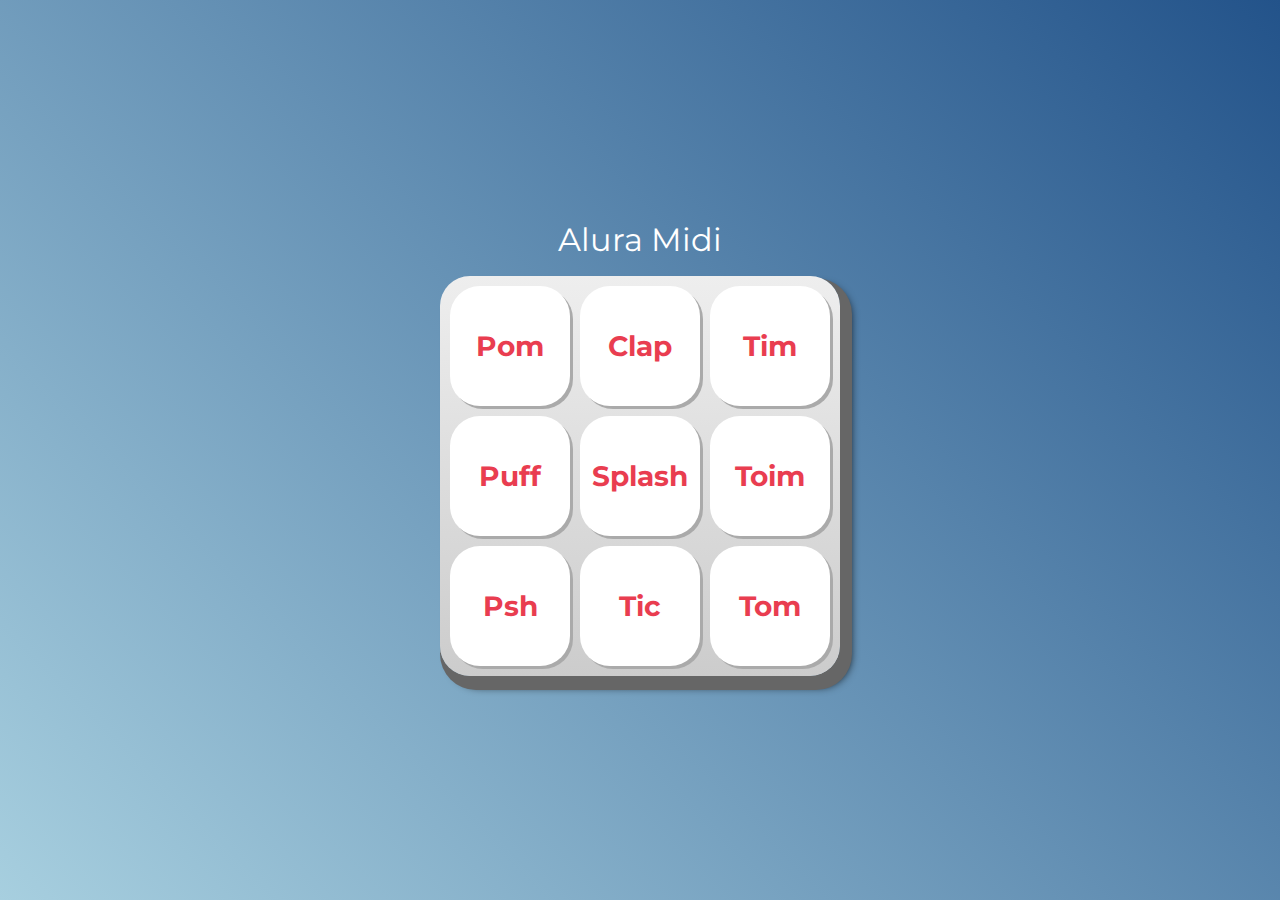
<file: aluramidi-curso-arquivos-iniciais/index.html>
<!DOCTYPE html>
<html lang="pt-BR">
<head>
    <meta charset="UTF-8">
    <meta http-equiv="X-UA-Compatible" content="IE=edge">
    <meta name="viewport" content="width=device-width, initial-scale=1.0">

    <title>Alura MIDI</title>

    <link rel="preconnect" href="https://fonts.googleapis.com">
    <link rel="preconnect" href="https://fonts.gstatic.com" crossorigin>
    <link href="https://fonts.googleapis.com/css2?family=Montserrat:wght@500;600&display=swap" rel="stylesheet">

    <link rel="icon" type="image/png" href="images/bateria.png">
    <link rel="stylesheet" href="css/reset.css">
    <link rel="stylesheet" href="css/estilos.css">

</head>
<body>

    <h1>Alura Midi</h1>

    <section class="teclado">
        <button onclick ="alert('Pom')" class="tecla tecla_pom">Pom</button>
        <button class="tecla tecla_clap">Clap</button>
        <button class="tecla tecla_tim">Tim</button>

        <button class="tecla tecla_puff">Puff</button>
        <button class="tecla tecla_splash">Splash</button>
        <button class="tecla tecla_toim">Toim</button>

        <button class="tecla tecla_psh">Psh</button>
        <button class="tecla tecla_tic">Tic</button>
        <button class="tecla tecla_tom">Tom</button>
    </section>

    <audio src="sounds/keyq.wav" id="som_tecla_pom"></audio>
    <audio src="sounds/keyw.wav" id="som_tecla_clap"></audio>
    <audio src="sounds/keye.wav" id="som_tecla_tim"></audio>
    <audio src="sounds/keya.wav" id="som_tecla_puff"></audio>
    <audio src="sounds/keys.wav" id="som_tecla_splash"></audio>
    <audio src="sounds/keyd.wav" id="som_tecla_toim"></audio>
    <audio src="sounds/keyz.wav" id="som_tecla_psh"></audio>
    <audio src="sounds/keyx.wav" id="som_tecla_tic"></audio>
    <audio src="sounds/keyc.wav" id="som_tecla_tom"></audio>

</body>
</html>
</file>
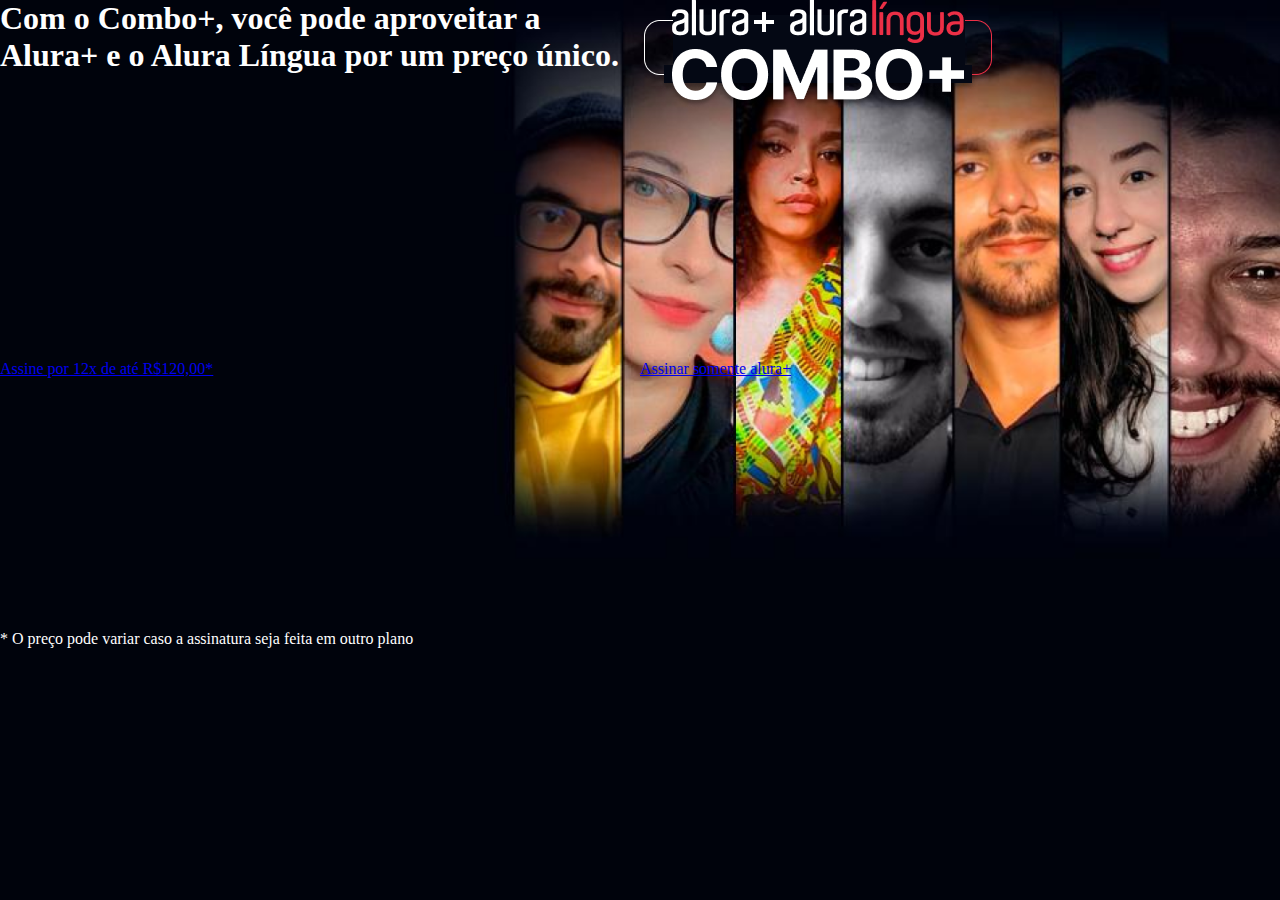
<file: yohanialura2/index.html>
<!DOCTYPE html>
<html>
<head>
<title>Alura Plus</title>
<meta chartset="UTF-8">
<meta name="viewport" content="width=device-width, initial-scale=1">
<link rel="stylesheet" href="styles.css">
</head>
<body>
<section class="container principal">
<h1>Com o Combo+, você pode aproveitar a Alura+ e o Alura Língua por um preço único.</h1>
<img src ="img/Combo.png" alt="O Combo + é a junção do alura+ e o alura língua">
<a href="www.alura.com.br">Assine por 12x de até R$120,00*</a>
<a href="www.alura.com.br"> Assinar somente alura+ </a>
<p class="contain__aviso">* O preço pode variar caso a assinatura seja feita em outro plano</p>
</section>
</body>
</html>
</file>
<file: aluramidi-curso-arquivos-iniciais/css/estilos.css>
:root {
  --cinza: #aaa;
  --vermelha: #e93d50;
  --vermelha-escura: #af303f;
  --branca: #fff;
  --luz: rgb(229, 255, 0);
}

body {
  align-items: center;
  background: linear-gradient(45deg, #a7cfdf 0%,#23538a 100%);
  display: flex;
  justify-content: center;
  flex-direction: column;
  font-family: 'Montserrat', sans-serif;
  min-height: 100vh;
}

h1 {
  color: var(--branca);
  margin-bottom: 20px;
  font-size: 2rem;
}

.teclado {
  background: linear-gradient(to bottom, #eeeeee 0%,#cccccc 100%);
  box-shadow: 6px 8px 0 6px #666, 10px 10px 10px #000;
  border-radius: 30px;
  display: grid;
  gap: 10px;
  grid-template-columns: repeat(3, 1fr);
  padding: 10px;
}

.tecla {
  background-color: var(--branca);
  border-radius: 30px;
  box-shadow: 3px 3px 0 var(--cinza);
  color: var(--vermelha);
  cursor: pointer;
  height: 120px;
  font-size: 1.75em;
  font-weight: bold;
  line-height: 120px;
  text-align: center;
  width: 120px;
}

.tecla.ativa,
.tecla:active {
  background-color: var(--vermelha);
  border: 4px solid  var(--vermelha);
  box-shadow: 3px 3px 0 var(--vermelha-escura) inset;
  color: var(--branca);
  outline: none;
}

.tecla.focus,
.tecla:focus {
  outline: none;
  box-shadow: 1px 1px 10px var(--luz);
}

.tecla.active:focus,
.tecla:active:focus {
  box-shadow: 3px 3px 0 var(--vermelha-escura) inset, 1px 1px 10px var(--luz);
}
</file>
<file: yohanialura2/styles.css>
:root {
    --branco-principal: #FFFFFF;
    --cinza-secundario: #C0C0C0;
    --botao-azul: #167BF7;
    --cor-de-fundo: #00030C;
    }
    body {
    background-color: var(--cor-de-fundo);
    color: var(--branco-principal);
    }
    * {
    margin: 0;
    padding: 0;
    }
    .principal {
    background-image: url("img/Background.png");
    background-repeat: no-repeat;
    background-size: contain;
    }
    .container {
    height: 100vh;
    display: grid;
    grid-template-columns: 50% 50%;
    }
</file>
